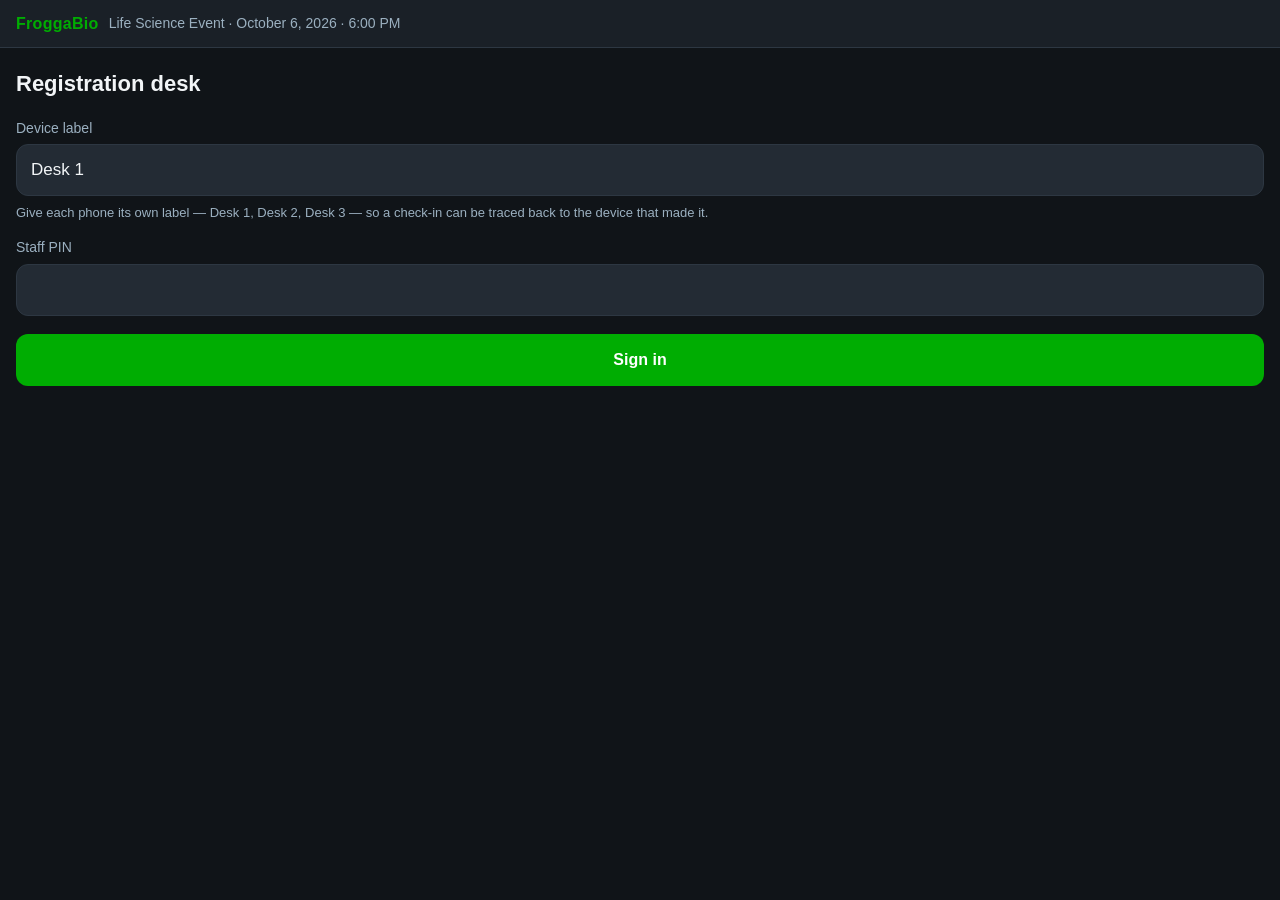
<file: index.html>
<!doctype html>
<html lang="en">
<head>
<meta charset="utf-8">
<meta name="viewport" content="width=device-width, initial-scale=1, viewport-fit=cover">
<meta name="theme-color" content="#101418">
<title>Event Check-In — FroggaBio</title>
<link rel="manifest" href="manifest.json">
<link rel="stylesheet" href="styles.css">
</head>
<body>

<header id="topbar">
  <span class="brand">FroggaBio</span>
  <span id="event-name" class="event"></span>
  <button id="btn-menu" class="ghost" hidden>Menu</button>
</header>

<!-- 1. LOGIN -->
<section id="screen-login" class="screen active">
  <h1>Registration desk</h1>
  <label for="device">Device label</label>
  <input id="device" type="text" autocomplete="off" value="Desk 1" enterkeyhint="next">
  <p class="hint">Give each phone its own label — Desk 1, Desk 2, Desk 3 — so a
  check-in can be traced back to the device that made it.</p>
  <label for="pin">Staff PIN</label>
  <input id="pin" type="password" inputmode="numeric" autocomplete="off" enterkeyhint="go">
  <button id="btn-login" class="primary">Sign in</button>
  <p id="login-error" class="error" role="alert"></p>
</section>

<!-- 2. PREPARE -->
<section id="screen-prepare" class="screen">
  <h1>Before doors open</h1>
  <div id="roster-warning" class="warning">
    <strong>No door list on this device.</strong>
    Download it now, while you have good Wi-Fi. Without it the scanner cannot check anyone in offline.
  </div>
  <div id="roster-state" class="card">
    <div class="stat"><span id="roster-count">0</span> attendees</div>
    <div class="muted">Last sync: <span id="roster-synced">never</span></div>
  </div>
  <button id="btn-roster" class="primary">Download door list</button>
  <button id="btn-to-scan" class="secondary">Go to scanning</button>
  <p id="prepare-msg" class="muted" role="status"></p>
</section>

<!-- 3. SCAN -->
<section id="screen-scan" class="screen">
  <div id="camera-wrap">
    <video id="video" playsinline muted></video>
    <canvas id="frame" hidden></canvas>
    <button id="btn-start-camera" class="primary big">Start scanning</button>
  </div>
</section>

<!-- 4. SEARCH -->
<section id="screen-search" class="screen">
  <h1>Find an attendee</h1>
  <input id="search-input" type="search" autocomplete="off" placeholder="Name, email, company or code">
  <ul id="search-results" class="list"></ul>
</section>

<!-- 5. DOOR LIST -->
<section id="screen-list" class="screen">
  <h1>Door list</h1>
  <div class="filters">
    <button class="filter active" data-filter="all">All</button>
    <button class="filter" data-filter="in">Checked in</button>
    <button class="filter" data-filter="out">Not yet</button>
  </div>
  <ul id="door-list" class="list"></ul>
</section>

<!-- 6. SETTINGS -->
<section id="screen-settings" class="screen">
  <h1>Settings</h1>
  <div class="card">
    <div class="muted">Signed in as</div>
    <div class="stat" id="settings-device">—</div>
  </div>
  <button id="btn-resync" class="secondary">Re-download door list</button>
  <button id="btn-clear" class="danger">Clear local data</button>
  <p class="muted">
    Clearing removes the door list and every queued scan from this phone. Do this
    after the event — and never while the queue is above zero.
  </p>
  <button id="btn-logout" class="secondary">Sign out</button>
</section>

<!-- Scan result. Lives at body level, not inside the scan screen, so a manual
     check-in from Search or Door list gets the same unmissable confirmation. -->
<div id="result" class="result" hidden>
  <div id="result-icon" class="result-icon"></div>
  <div id="result-name" class="result-name"></div>
  <div id="result-company" class="result-company"></div>
  <div id="result-note" class="result-note"></div>
</div>

<!-- confirmation dialog for manual check-in / undo -->
<div id="confirm" class="sheet" hidden>
  <div class="sheet-body">
    <div id="confirm-title" class="sheet-title"></div>
    <div id="confirm-text" class="muted"></div>
    <div class="sheet-actions">
      <button id="confirm-no" class="secondary">Cancel</button>
      <button id="confirm-yes" class="primary">Confirm</button>
    </div>
  </div>
</div>

<footer id="statusbar" hidden>
  <span id="status-counts">Checked in: 0 / 0</span>
  <span id="status-queue">Queue: 0</span>
  <span id="status-net" class="online">Online</span>
</footer>

<nav id="tabs" hidden>
  <button class="tab active" data-screen="scan">Scan</button>
  <button class="tab" data-screen="search">Search</button>
  <button class="tab" data-screen="list">Door list</button>
  <button class="tab" data-screen="settings">Settings</button>
</nav>

<script src="config.js"></script>
<script src="vendor/jsQR.min.js"></script>
<script src="db.js"></script>
<script src="app.js"></script>
</body>
</html>
</file>
<file: styles.css>
/*
 * Desk-staff UI: dark chrome so the camera preview is the bright thing on
 * screen, result blocks readable at arm's length, 48px tap targets.
 * Result colours are semantic only — never brand colours (spec §17).
 */
:root {
  --bg: #101418;
  --surface: #1a2027;
  --surface-2: #232b34;
  --text: #f2f5f7;
  --muted: #9bb0c0;
  --brand: #00ad02;
  --green: #12823a;
  --amber: #a86a00;
  --red: #a51f1f;
  --line: #2d3742;
  --radius: 12px;
}

* { box-sizing: border-box; }

/* Elements below set display on their class, which would otherwise beat the
   browser default for [hidden] and leave the sheet and result block on screen. */
[hidden] { display: none !important; }

html, body {
  margin: 0;
  height: 100%;
  background: var(--bg);
  color: var(--text);
  font: 16px/1.45 -apple-system, BlinkMacSystemFont, "Segoe UI", Roboto, Arial, sans-serif;
  -webkit-text-size-adjust: 100%;
}

body {
  display: flex;
  flex-direction: column;
  padding: env(safe-area-inset-top) env(safe-area-inset-right) env(safe-area-inset-bottom) env(safe-area-inset-left);
}

/* ---------- chrome ---------- */

#topbar {
  display: flex;
  align-items: center;
  gap: 10px;
  padding: 12px 16px;
  background: var(--surface);
  border-bottom: 1px solid var(--line);
  flex: 0 0 auto;
}

.brand { font-weight: 700; color: var(--brand); letter-spacing: .3px; }
.event { color: var(--muted); font-size: 14px; }

#statusbar {
  display: flex;
  justify-content: space-between;
  gap: 8px;
  padding: 10px 16px;
  background: var(--surface);
  border-top: 1px solid var(--line);
  font-size: 14px;
  font-variant-numeric: tabular-nums;
  flex: 0 0 auto;
}

#status-net.online { color: #7fd39b; }
#status-net.offline { color: #ffb4a3; }
#status-queue.pending { color: #ffcf7a; font-weight: 700; }

#tabs {
  display: flex;
  flex: 0 0 auto;
  background: var(--surface);
  border-top: 1px solid var(--line);
}

.tab {
  flex: 1;
  min-height: 52px;
  border: 0;
  background: transparent;
  color: var(--muted);
  font-size: 14px;
  font-weight: 600;
}

.tab.active { color: var(--text); box-shadow: inset 0 -3px 0 var(--brand); }

/* ---------- screens ---------- */

.screen {
  display: none;
  flex: 1 1 auto;
  overflow-y: auto;
  padding: 16px;
  -webkit-overflow-scrolling: touch;
}

.screen.active { display: block; }
#screen-scan.active { display: flex; flex-direction: column; padding: 0; }

h1 { font-size: 22px; margin: 4px 0 18px; }

label {
  display: block;
  margin: 14px 0 6px;
  font-size: 14px;
  color: var(--muted);
}

input[type="text"], input[type="password"], input[type="search"] {
  width: 100%;
  min-height: 52px;
  padding: 0 14px;
  font-size: 17px;
  color: var(--text);
  background: var(--surface-2);
  border: 1px solid var(--line);
  border-radius: var(--radius);
}

input:focus { outline: 2px solid var(--brand); outline-offset: 1px; }

button {
  font: inherit;
  cursor: pointer;
  min-height: 52px;
  border-radius: var(--radius);
  border: 1px solid transparent;
}

.primary { width: 100%; margin-top: 18px; background: var(--brand); color: #fff; font-weight: 700; }
.secondary { width: 100%; margin-top: 12px; background: var(--surface-2); color: var(--text); border-color: var(--line); }
.danger { width: 100%; margin-top: 12px; background: var(--red); color: #fff; font-weight: 600; }
.ghost { margin-left: auto; background: transparent; color: var(--muted); border: 0; min-height: 44px; }
.big { font-size: 19px; min-height: 64px; }

.card {
  background: var(--surface);
  border: 1px solid var(--line);
  border-radius: var(--radius);
  padding: 14px;
  margin-bottom: 8px;
}

.stat { font-size: 24px; font-weight: 700; }
.muted { color: var(--muted); font-size: 14px; }
.error { color: #ff9d8f; min-height: 20px; }
.hint { color: var(--muted); font-size: 13px; margin: 8px 0 0; }

.warning {
  background: #3a2a05;
  border: 1px solid #7a5c12;
  border-radius: var(--radius);
  padding: 14px;
  margin-bottom: 14px;
  font-size: 15px;
}

/* ---------- scanning ---------- */

#camera-wrap {
  position: relative;
  flex: 1 1 auto;
  display: flex;
  align-items: center;
  justify-content: center;
  background: #000;
  overflow: hidden;
}

#video { width: 100%; height: 100%; object-fit: cover; }
#btn-start-camera { position: absolute; width: auto; padding: 0 28px; margin: 0; }

.result {
  position: fixed;
  inset: 0;
  z-index: 15;
  display: flex;
  flex-direction: column;
  align-items: center;
  justify-content: center;
  gap: 6px;
  padding: 24px;
  text-align: center;
  color: #fff;
}

.result.ok { background: var(--green); }
.result.warn { background: var(--amber); }
.result.bad { background: var(--red); }

.result-icon { font-size: 56px; line-height: 1; }
.result-name { font-size: 30px; font-weight: 700; }
.result-company { font-size: 18px; opacity: .92; }
.result-note { font-size: 17px; margin-top: 8px; }

/* ---------- lists ---------- */

.list { list-style: none; margin: 12px 0 0; padding: 0; }

.list li {
  display: flex;
  align-items: center;
  gap: 12px;
  min-height: 60px;
  padding: 10px 12px;
  background: var(--surface);
  border: 1px solid var(--line);
  border-radius: var(--radius);
  margin-bottom: 8px;
}

.list .who { flex: 1 1 auto; min-width: 0; }
.list .who b { display: block; font-size: 17px; overflow: hidden; text-overflow: ellipsis; white-space: nowrap; }
.list .who span { display: block; color: var(--muted); font-size: 13px; overflow: hidden; text-overflow: ellipsis; white-space: nowrap; }
.list button { min-width: 96px; min-height: 48px; background: var(--surface-2); color: var(--text); border-color: var(--line); }
.list .badge { flex: 0 0 auto; white-space: nowrap; font-size: 13px; font-weight: 700; padding: 6px 10px; border-radius: 999px; }
.list button { flex: 0 0 auto; }
.badge.in { background: var(--green); color: #fff; }
.badge.out { background: var(--surface-2); color: var(--muted); }

.filters { display: flex; gap: 8px; }
.filter { flex: 1; background: var(--surface-2); color: var(--muted); border-color: var(--line); font-size: 14px; }
.filter.active { color: var(--text); border-color: var(--brand); }

/* ---------- confirm sheet ---------- */

.sheet {
  position: fixed;
  inset: 0;
  background: rgba(0, 0, 0, .6);
  display: flex;
  align-items: flex-end;
  z-index: 20;
}

.sheet-body {
  width: 100%;
  background: var(--surface);
  border-top-left-radius: 16px;
  border-top-right-radius: 16px;
  padding: 20px 16px calc(20px + env(safe-area-inset-bottom));
}

.sheet-title { font-size: 20px; font-weight: 700; margin-bottom: 6px; }
.sheet-actions { display: flex; gap: 10px; margin-top: 16px; }
.sheet-actions button { flex: 1; margin-top: 0; }
</file>
